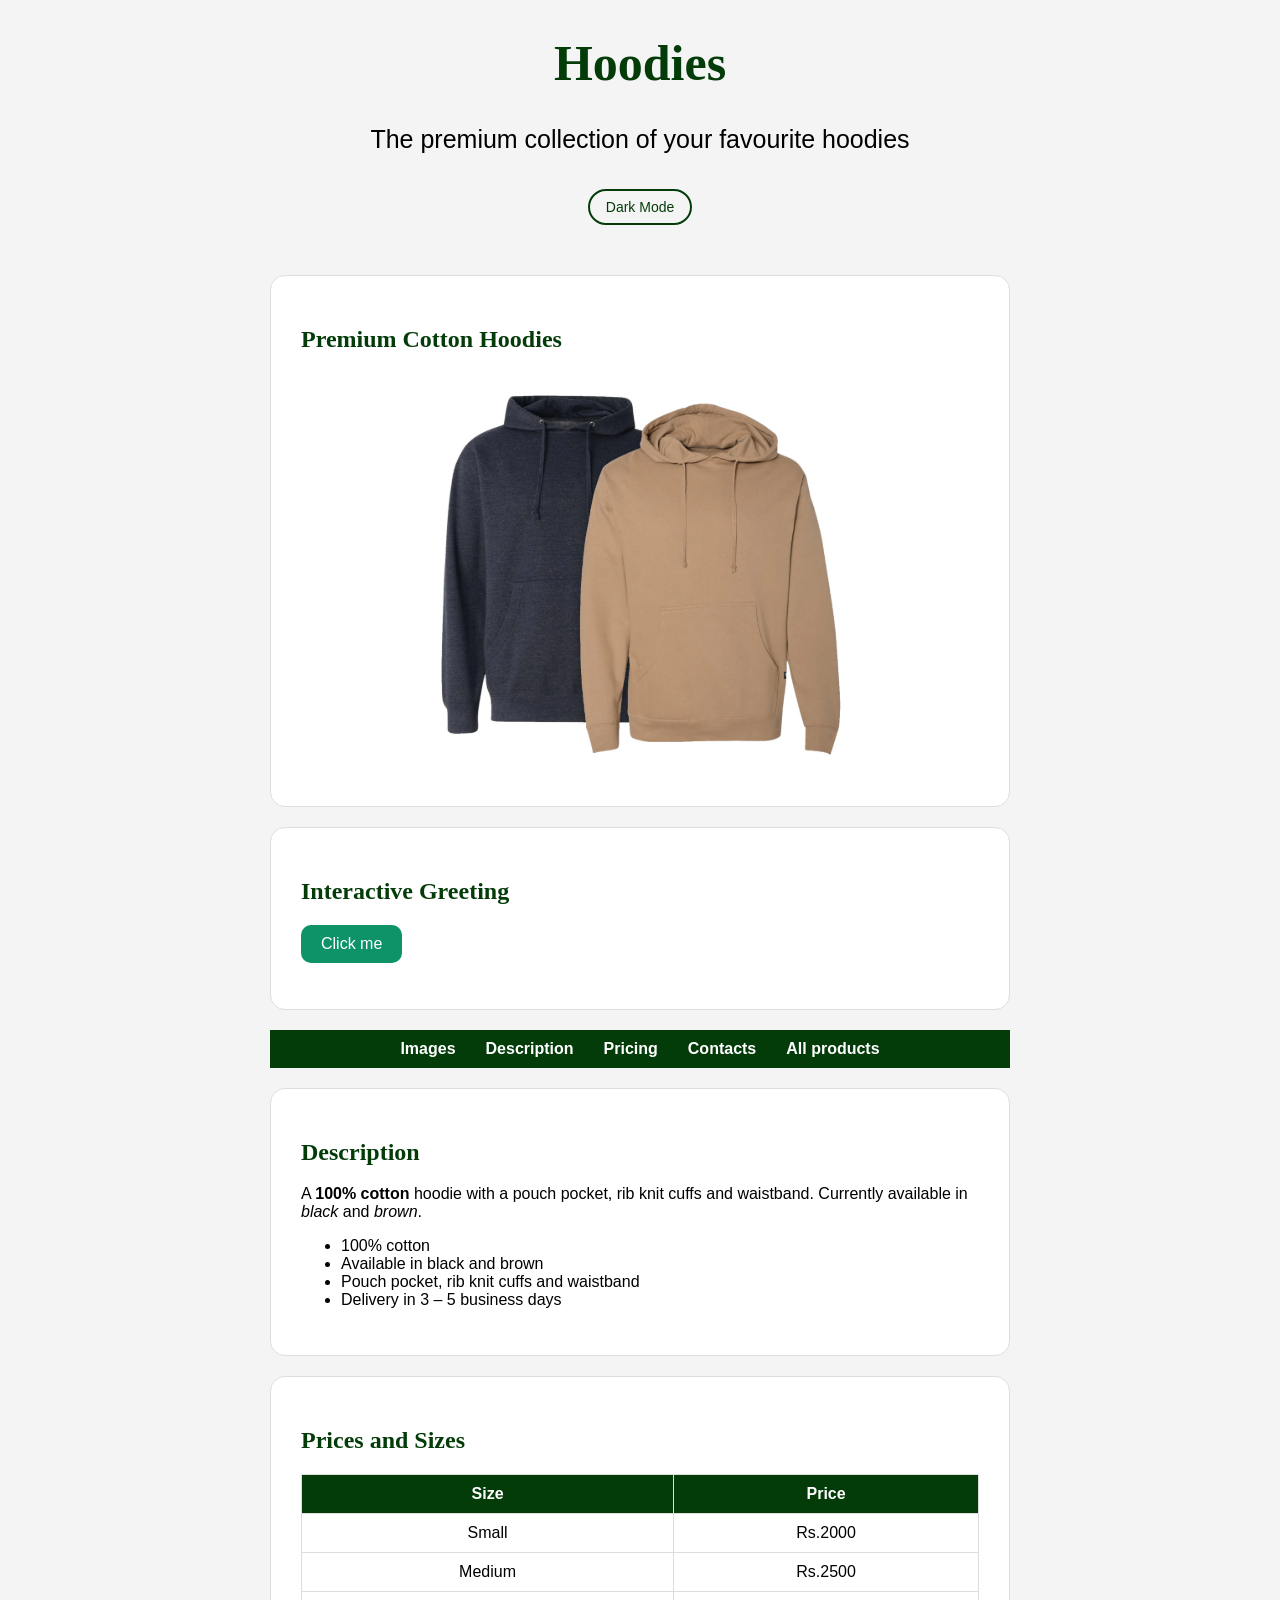
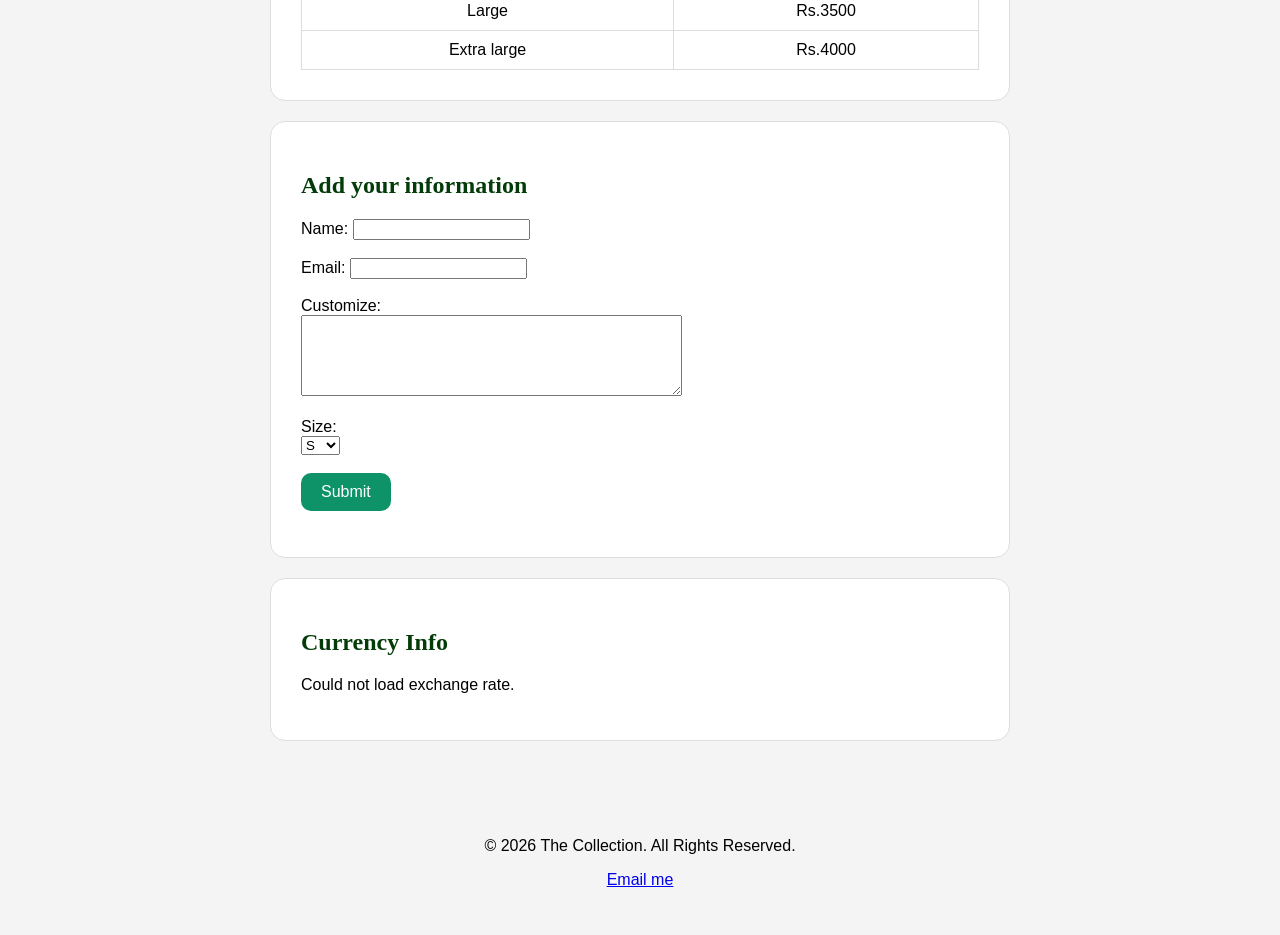
<file: index.html>
<!DOCTYPE html>
<html>
<head>
  <title>Collection/HOODIES</title>
  <link rel="stylesheet" href="css/style.css">
  <meta name="viewport" content="width=device-width, initial-scale=1.0">
</head>
<body>
<header>
  <h1>Hoodies</h1>
  <p>The premium collection of your favourite hoodies</p>
  <button id="dark-mode-btn"> Dark Mode</button>
</header>

<main>
  <section class="card" id="image">
    <h2><b>Premium Cotton Hoodies</b></h2>
    <img src="images/cotton.png" alt="premium cotton hoodies" >
  </section>

  <section class="card">
    <h2>Interactive Greeting</h2>
    <button onclick="greetUser()">Click me</button>
    <p id="greeting-text"></p>
  </section>

  <nav class="navbar">
    <a href="#image">Images</a>
    <a href="#description">Description</a>
    <a href="#price">Pricing</a>
    <a href="#contact">Contacts</a>
    <a href="grid.html">All products</a>
  </nav>

  <section class="card" id="description">
    <h2>Description</h2>
    <p>A <b>100% cotton</b> hoodie with a pouch pocket, rib knit cuffs and waistband. Currently available in <i>black</i> and <i>brown</i>.</p>
    <ul>
      <li>100% cotton</li>
      <li>Available in black and brown</li>
      <li>Pouch pocket, rib knit cuffs and waistband</li>
      <li>Delivery in 3 &ndash; 5 business days</li>
    </ul>
  </section>

  <section class="card" id="price">
    <h2><b>Prices and Sizes</b></h2>
    <table>
      <tr>
        <th>Size</th>
        <th>Price</th>
      </tr>

      <tr>
        <td>Small</td>
        <td>Rs.2000</td>
      </tr>

      <tr>
        <td>Medium</td>
        <td>Rs.2500</td>
      </tr>

      <tr>
        <td>Large</td>
        <td>Rs.3500</td>
      </tr>

      <tr>
        <td>Extra large</td>
        <td>Rs.4000</td>
      </tr>

    </table>
  </section>

  <section class="card" id="contact">
    <h2>Add your information</h2>
    <form>
      <label for="name">Name:</label>
      <input type="text" id="name" name="name">
      <br><br>

      <label for="email">Email:</label>
      <input type="email" id="email" name="email">
      <br><br>

      <label for="customization">Customize:</label>
      <br>
      <textarea id="customization" name="customization" rows="5" cols="45"></textarea>
      <br><br>

      <label for="size">Size:</label>
      <br>
      <select id="size" name="size">
        <option value="small">S</option>
        <option value="medium">M</option>
        <option value="large">L</option>
        <option value="extra large">XL</option>
      </select>
      <br><br>

      <button type="submit" id="submit-btn">Submit</button>
      <p id="form-message"></p>
    </form>
  </section>

  <section class="card" id="exchange-rate">
    <h2>Currency Info</h2>
    <p id="rate-display">Loading exchange rate....</p>
  </section>
</main>

<footer>
  <p>&copy; 2026 The Collection. All Rights Reserved.</p>
  <p><a href="mailto:raahmindasanayaka@gmail.com">Email me</a></p>
</footer>

<script src="js/app.js"></script>
</body>
</html>
<!-- git test -->
</file>
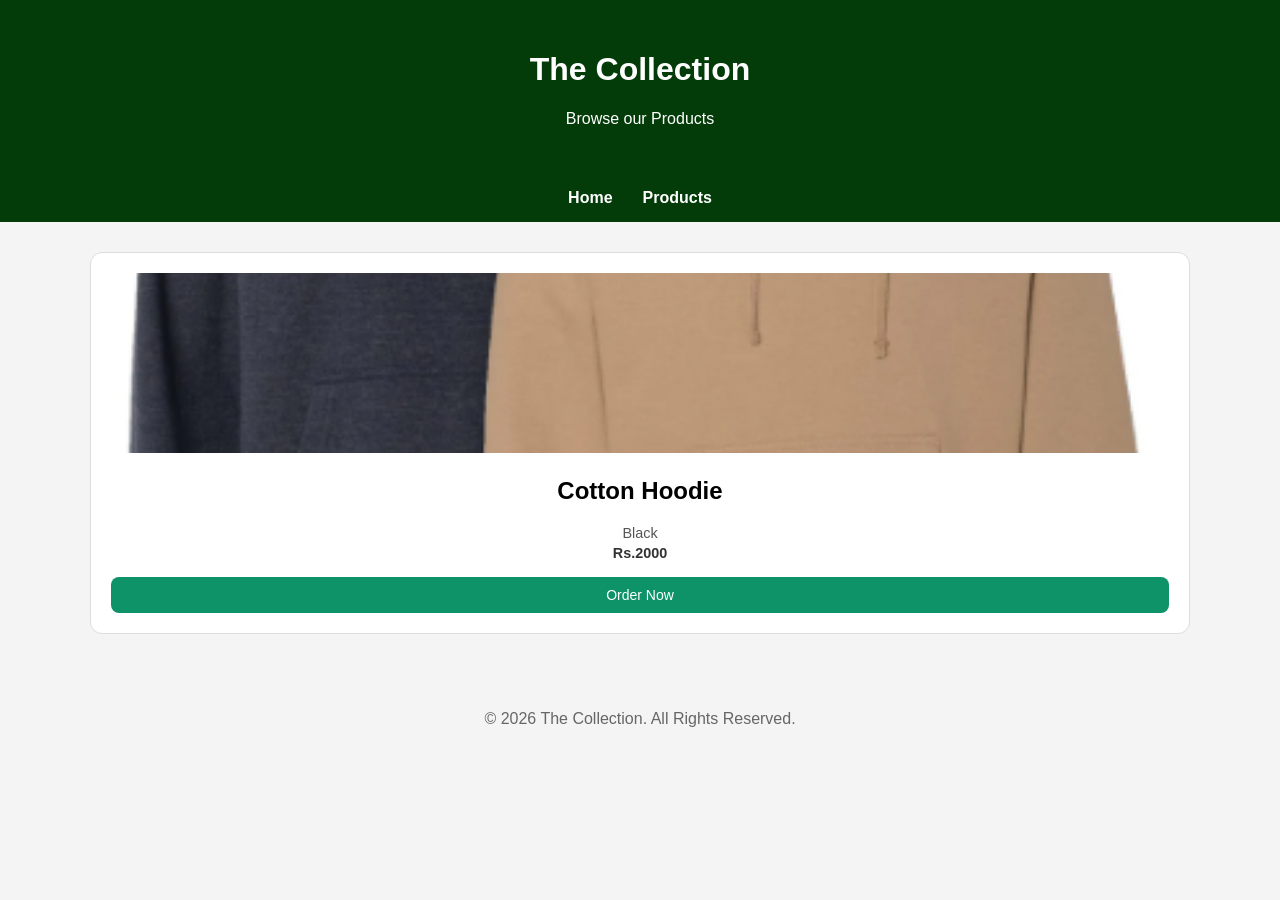
<file: grid.html>
<!DOCTYPE html>
<html>
<head>
  <title>The Collection - Products</title>
  <link rel="stylesheet" href="css/grid.css">
  <meta name="viewport" content="width=device-width, initial-scale=1.0">
</head>
<body>

<header>
  <h1>The Collection</h1>
  <p>Browse our Products</p>
</header>

<nav class="navbar">
  <a href="index.html">Home</a>
  <a href="#products">Products</a>
</nav>

<main>
  <div class="product-card product-card--featured">
    <img class="product-card__image" src="images/cotton.png" alt="Cotton Hoodie">
    <h2 class="prodcut-card__title">Cotton Hoodie</h2>
    <p class="product-card__color">Black</p>
    <p class="product-card__price"><b>Rs.2000</b></p>
    <button class="btn btn--primary">Order Now</button>
  </div>
</main>

<footer>
  <p>&copy; 2026 The Collection. All Rights Reserved.</p>
</footer>
<script src="js/grid.js"></script>
</body>
</html>
</file>
<file: css/style.css>
* {
  box-sizing: border-box;
}

body {
  background-color: #f4f4f4;
  font-family: "Segeo UI", Arial, sans-serif;
  margin: 0;
  padding: 0;
}

header {
  text-align: center;
  padding: 0;
  font-size: 25px;
}

h1, h2 {
  font-family: "Gill Sans MT Ext Condensed Bold", serif;
  color: #043c09;
}

.navbar {
  display: flex;
  justify-content: center;
  gap: 30px;
  background-color: #043c09;
  padding: 10px;
}
.navbar a {
  color: white;
  text-decoration: none;
  font-weight: bold;
}
.navbar a:hover {
  color: #0d9367;
  text-decoration: underline;
}

main {
  max-width: 800px;
  margin: 0 auto;
  padding: 30px;
}

.card {
  background-color: white;
  padding: 30px;
  margin: 20px 0;
  border: 1px solid #ddd;
  border-radius: 15px;
  animation: fadeInUp 0.5s ease forwards;
}
.card img {
  display: block;
  margin: 0 auto;
  transition: transform 0.3s ease;
}
.card:hover img {
  transform: scale(1.05);
}
.card:nth-child(2) {
  animation-delay: 0.1s;
}
.card:nth-child(3) {
  animation-delay: 0.2s;
}
.card:nth-child(4) {
  animation-delay: 0.3s;
}
.card:nth-child(5) {
  animation-delay: 0.4s;
}

table {
  width: 100%;
  border-collapse: collapse;
}

th, td {
  border: 1px solid #ddd;
  padding: 10px;
  text-align: center;
}

th {
  background-color: #043c09;
  color: white;
}

button {
  background-color: #0d9367;
  color: white;
  border: none;
  padding: 10px 20px;
  border-radius: 10px;
  cursor: pointer;
  font-size: 16px;
}
button:hover {
  background-color: #1f618d;
}

#dark-mode-btn {
  margin-top: 10px;
  background-color: transparent;
  color: #043c09;
  border: 2px solid #043c09;
  padding: 8px 16px;
  border-radius: 20px;
  cursor: pointer;
  font-size: 14px;
  animation: pulse 2s infinite;
}
#dark-mode-btn:hover {
  background-color: #043c09;
  color: white;
}

footer {
  text-align: center;
  padding: 30px;
  color: #000000;
}

img {
  max-width: 100%;
  height: auto;
}

@media (max-width: 600px) {
  body {
    font-size: 14px;
  }
  .navbar {
    flex-direction: column;
    align-items: center;
  }
  .card {
    padding: 15px;
    margin: 10px 0;
  }
  main {
    padding: 15px;
  }
}
.dark-mode {
  background-color: #1a1a1a;
  color: #f4f4f4;
}
.dark-mode .card {
  background-color: #2c2c2c;
  border-color: #444;
  color: #f4f4f4;
}
.dark-mode .navbar {
  background-color: #111;
}
.dark-mode h1, .dark-mode h2 {
  color: #f4f4f4;
}
.dark-mode footer {
  color: #aaa;
}

@keyframes fadeInUp {
  from {
    opacity: 0;
    transform: translateY(30px);
  }
  to {
    opacity: 1;
    transform: translateY(0);
  }
}
@keyframes pulse {
  0% {
    box-shadow: 0 0 0 0 rgba(4, 60, 9, 0.4);
  }
  70% {
    box-shadow: 0 0 0 10px rgba(4, 60, 9, 0);
  }
  100% {
    box-shadow: 0 0 0 0 rgba(4, 60, 9, 0);
  }
}

/*# sourceMappingURL=style.css.map */
</file>
<file: css/grid.css>
:root {
  --primary-color: #043c09;
  --accent-color: #0d9367;
  --background-color: #f4f4f4;
}

body {
  background-color: var(--background-color);
  font-family: 'Segoe UI', Arial, sans-serif;
  margin: 0;
  padding: 0;
}

header {
  text-align: center;
  padding: 30px 20px;
  background-color: var(--primary-color);
  color: white;
}

header h1, header p {
  color: white;
}

main {
  max-width:1100px;
  margin: 30px auto;
  padding: 0 20px;
}

.product-grid {
  display: grid;
  grid-template-columns: repeat(auto-fill, minmax(220px, 1fr));
  gap: 24px;
}

.product-card {
  background-color: white;
  border: 1px solid #ddd;
  border-radius: 12px;
  padding: 20px;
  text-align: center;
  transition: transform 0.2s, box-shadow 0.2s;
}

.product-card--featured {
  grid-column: span 2;
}

.product-card__image {
  width: 100%;
  height: 180px;
  object-fit: cover;
  border-radius: 8px;
}

.product-card__title {
  font-size: 1.1rem;
  margin: 12px 0 6px;
  color: var(--primary-color);
}

.product-card__color {
  color: #555;
  font-size: 0.9rem;
  margin: 4px 0;
}

.product-card__price {
  color: #333;
  font-size: 0.9rem;
  margin: 4px 0;
}

.product-card:hover {
  transform: translateY(-4px);
  box-shadow: 0 8px 20px rgba(0,0,0,0.1);
}

.btn {
  margin-top: 12px;
  border: none;
  padding: 10px 20px;
  border-radius: 8px;
  cursor: pointer;
  font-size: 14px;
  width: 100%;
}

.btn--primary {
  background-color: var(--accent-color);
  color: white;
}

.btn--primary:hover {
  background-color: var(--primary-color);
}

footer {
  text-align: center;
  padding: 20px;
  color: #666;
  margin-top: 40px;
}

.navbar {
  display: flex;
  justify-content: center;
  gap: 30px;
  background-color: var(--primary-color);
  padding: 15px;
}

.navbar a {
  color: white;
  text-decoration: none;
  font-weight: bold;
}

.navbar a:hover {
  color: var(--accent-color);
  text-decoration: underline;
}
</file>
